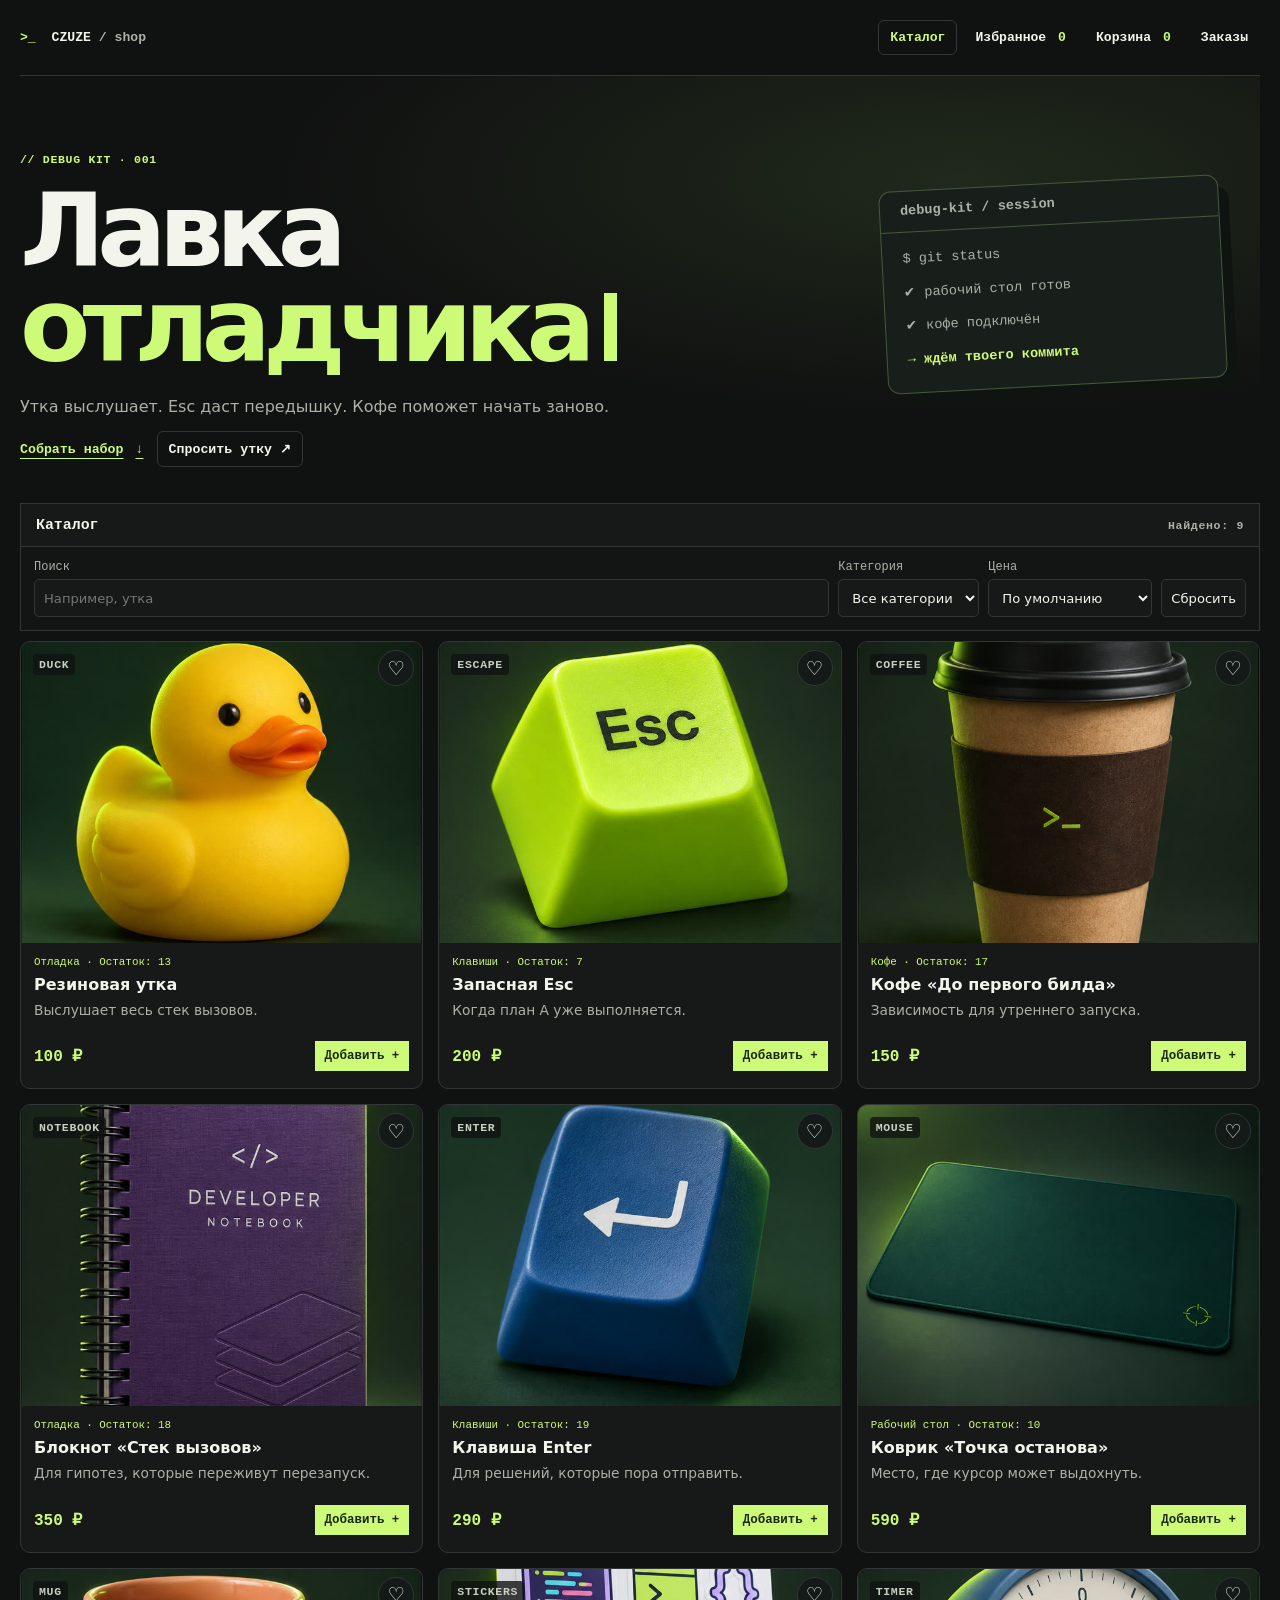
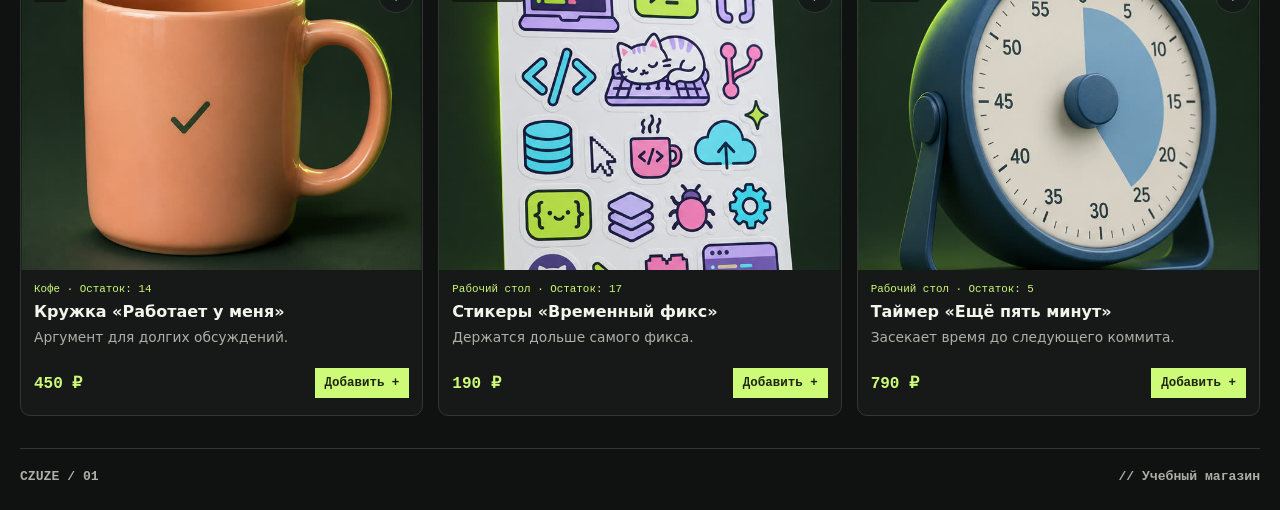
<file: site/index.html>
<!doctype html>
<html lang="ru">
<head>
  <meta charset="utf-8">
  <meta name="viewport" content="width=device-width, initial-scale=1">
  <meta name="theme-color" content="#101111">
  <title>Czuze — Лавка отладчика</title>
  <link rel="stylesheet" href="./styles.css?v=20261115-auth-v2">
  <script src="./catalog.js?v=20261111-all-models-v2" defer></script>
  <script src="./shop-mode.js?v=20261111-all-models-v2" defer></script>
  <script src="./shop-rules.js?v=20261111-all-models-v2" defer></script>
  <script src="./model-geometry.js?v=20261111-all-models-v2" defer></script>
  <script src="./product-models.js?v=20261111-all-models-v2" defer></script>
  <script src="./app.js?v=20261111-all-models-v2" defer></script>
</head>
<body>
  <div class="shell">
    <header class="topbar">
      <a class="brand" href="?view=catalog"><span aria-hidden="true">&gt;_</span> CZUZE<span class="muted"> / shop</span></a>
      <nav class="shop-nav" aria-label="Разделы магазина">
        <a href="?view=catalog" data-nav="catalog">Каталог</a>
        <a href="?view=favorites" data-nav="favorites">Избранное <span id="favorite-count">0</span></a>
        <a href="?view=cart" data-nav="cart">Корзина <span id="count">0</span></a>
        <a href="?view=orders" data-nav="orders">Заказы</a>
      </nav>
      <div id="account" hidden><span id="account-name"></span><a class="secondary" id="login-link" href="/login">Войти / Регистрация</a>
      <form id="logout-form" action="/logout" method="post" hidden><input id="logout-csrf" name="csrf" type="hidden"><button class="secondary" type="submit">Выйти</button></form></div>
    </header>
    <main>
      <header class="hero" id="hero" hidden>
        <p class="eyebrow">// DEBUG KIT · 001</p>
        <h1>Лавка<br><span>отладчика<span class="cursor" aria-hidden="true"></span></span></h1>
        <p class="intro">Утка выслушает. Esc даст передышку. Кофе поможет начать заново.</p>
        <a class="hero-link" href="#catalog-title">Собрать набор <span aria-hidden="true">↓</span></a>
        <button class="secondary duck-launch" id="duck-launch" type="button">Спросить утку <span aria-hidden="true">↗</span></button>
        <div class="hero-terminal" aria-hidden="true"><b>debug-kit / session</b><span>$ git status</span><span>✔ рабочий стол готов</span><span>✔ кофе подключён</span><strong>→ ждём твоего коммита</strong></div>
      </header>
      <p id="storage-warning" class="catalog-message" role="status" hidden></p>
      <p id="app-status" class="sr-only" role="status"></p>
      <section class="view-heading" id="view-heading" hidden>
        <p class="eyebrow" id="view-kicker"></p>
        <h1 id="view-title"></h1>
      </section>
      <div class="workspace">
        <section id="catalog-view" aria-labelledby="catalog-title" hidden>
          <div class="section-heading">
            <h2 id="catalog-title" tabindex="-1">Каталог</h2>
            <span class="muted" id="result-count" role="status"></span>
          </div>
          <div class="filters" aria-label="Фильтры каталога">
            <label>Поиск <input id="search" type="search" placeholder="Например, утка"></label>
            <label>Категория <select id="category"><option value="">Все категории</option></select></label>
            <label>Цена <select id="sort"><option value="">По умолчанию</option><option value="asc">Сначала дешевле</option><option value="desc">Сначала дороже</option></select></label>
            <button type="button" id="reset">Сбросить</button>
          </div>
          <p id="catalog-message" class="catalog-message" hidden></p>
          <ul id="catalog" role="list"></ul>
        </section>
        <section class="cart-panel" id="cart-view" aria-labelledby="cart-title" hidden>
          <div class="section-heading">
            <h2 id="cart-title" tabindex="-1">Корзина</h2>
            <span class="muted">cart.log</span>
          </div>
          <div class="cart-body">
            <p id="empty">Ноль товаров. Ноль ошибок.</p>
            <ul id="cart" role="list" hidden></ul>
          </div>
          <form id="promo-form" class="promo">
            <label for="promo">Промокод</label>
            <div><input id="promo" placeholder="DEBUG10" maxlength="30"><button type="submit">Применить</button></div>
            <p id="promo-status" role="status"></p>
          </form>
          <p class="cart-event" id="cart-event" role="status"></p>
          <p class="cart-total discount" id="discount" hidden><span>Скидка</span><strong></strong></p>
          <p class="cart-total"><span>Итого</span><strong id="total">0 ₽</strong></p>
          <p id="cart-stock-warning" class="checkout-note" role="status" hidden>Проверьте количество товаров в корзине. Для некоторых позиций остаток изменился.</p>
          <p id="checkout-note" class="checkout-note" hidden></p>
          <a class="checkout add" id="go-checkout" href="?view=checkout" hidden>Перейти к оформлению →</a>
          <a class="checkout secondary" id="back-to-cart" href="?view=cart" hidden>← Вернуться в корзину</a>
          <button class="checkout add" id="checkout" type="button" hidden>Подтвердить заказ →</button>
        </section>
        <section id="product-view" class="product-detail" aria-labelledby="view-title" hidden>
          <div class="gallery">
            <img id="gallery-image" alt="" width="768" height="1024">
            <p id="gallery-placeholder" class="catalog-message" hidden>Фото недоступно</p>
            <div id="gallery-tabs" class="gallery-tabs" aria-label="Ракурсы товара"></div>
          </div>
          <div class="detail-info">
            <p class="eyebrow" id="detail-category"></p>
            <p id="detail-description"></p>
            <p id="detail-stock" class="muted"></p>
            <strong id="detail-price" class="price"></strong>
            <div id="detail-actions" class="buy-controls"></div>
            <button id="product-model-launch" class="add" type="button" hidden>Покрутить в 3D ↻</button>
            <button id="detail-favorite" class="secondary" type="button" aria-pressed="false"></button>
            <a href="?view=catalog" class="hero-link">← В каталог</a>
          </div>
        </section>
        <section id="orders-view" class="orders-view" aria-labelledby="view-title" hidden>
          <p id="order-success" class="order-success" role="status" hidden></p>
          <p id="orders-empty" class="catalog-message" hidden>Пока заказов нет. <a href="?view=catalog">Перейти в каталог</a></p>
          <ul id="orders-list" role="list"></ul>
        </section>
      </div>
    </main>
    <footer class="footer"><span>CZUZE / 01</span><span>// Учебный магазин</span></footer>
  </div>
  <dialog id="product-model-dialog" aria-labelledby="product-model-title">
    <header class="model-header">
      <div><p class="eyebrow">// OBJECT VIEWER</p><h2 id="product-model-title">3D-просмотр</h2></div>
      <form method="dialog"><button type="submit" class="secondary" aria-label="Закрыть 3D-просмотр">×</button></form>
    </header>
    <p id="product-model-hint" class="muted">Тяните модель мышью или пальцем. Стрелки поворачивают, колёсико и клавиши + / − меняют масштаб.</p>
    <div id="product-model-variants" class="model-variants" hidden>
      <label id="product-model-variant-label" for="product-model-variant">Оформление</label>
      <select id="product-model-variant"></select>
      <span id="product-model-variant-status" class="sr-only" role="status"></span>
      <small>Вариант для 3D-просмотра</small>
    </div>
    <canvas id="product-model" width="720" height="500" tabindex="0" aria-label="Вращаемая 3D-модель товара" aria-describedby="product-model-hint"></canvas>
    <p id="product-model-unavailable" class="muted" hidden>3D-просмотр недоступен в этом браузере. Фотографии есть в карточке товара.</p>
    <div class="model-controls">
      <button type="button" class="secondary" data-model-turn="-1" aria-label="Повернуть влево">←</button>
      <button type="button" class="secondary" data-model-turn="1" aria-label="Повернуть вправо">→</button>
      <button type="button" class="secondary" data-model-zoom="-1" aria-label="Уменьшить масштаб">−</button>
      <button type="button" class="secondary" data-model-zoom="1" aria-label="Увеличить масштаб">+</button>
      <button type="button" class="secondary" id="product-model-spin" aria-pressed="false">Автовращение</button>
      <button type="button" class="secondary" id="product-model-reset">Исходный вид</button>
      <span id="product-model-angle" class="muted" aria-hidden="true"></span>
    </div>
  </dialog>
  <dialog id="duck-dialog" aria-labelledby="duck-title">
    <header class="duck-heading">
      <img src="./assets/duck-front.jpg" width="50" height="50" alt="" loading="lazy">
      <div><p class="eyebrow">// DEBUG SESSION</p><h2 id="duck-title">Утка-отладчик</h2></div>
      <form method="dialog"><button type="submit" class="secondary" aria-label="Закрыть">×</button></form>
    </header>
    <form id="duck-form">
      <p id="duck-step" class="muted"></p>
      <label id="duck-question" for="duck-answer"></label>
      <textarea id="duck-answer" rows="4" maxlength="500" required></textarea>
      <button class="add" id="duck-next" type="submit">Дальше →</button>
    </form>
    <section id="duck-result" hidden aria-labelledby="duck-result-title">
      <h3 id="duck-result-title" tabindex="-1">План отладки</h3>
      <dl id="duck-summary"></dl>
      <button class="add" id="duck-restart" type="button">Начать заново</button>
    </section>
  </dialog>
  <template id="product-template">
    <li class="product">
      <div class="product-art">
        <span class="product-id"></span>
        <a class="product-photo"><img alt="" width="768" height="1024" loading="lazy"></a>
        <span class="art-placeholder" aria-hidden="true" hidden>▧</span>
        <button type="button" class="favorite" aria-pressed="false">♡</button>
      </div>
      <div class="product-info">
        <span class="product-category"></span>
        <h3><a></a></h3>
        <p></p>
        <div class="product-actions">
          <strong class="price"></strong>
          <div class="buy-controls"></div>
        </div>
      </div>
    </li>
  </template>
</body>
</html>
</file>
<file: site/styles.css>
* { box-sizing: border-box; }

:root {
  color-scheme: dark;
  --background: #101111;
  --panel: #171919;
  --line: #323636;
  --text: #f3f4ec;
  --muted: #abb1a7;
  --accent: #cdfa77;
  --mono: ui-monospace, SFMono-Regular, Consolas, monospace;
}

body {
  margin: 0;
  background: var(--background);
  color: var(--text);
  font-family: system-ui, sans-serif;
}

.shell { width: min(100% - 40px, 1320px); margin: auto; }
.topbar, .footer {
  display: flex;
  align-items: center;
  justify-content: space-between;
  gap: 12px;
  padding: 20px 0;
  font: 600 .82rem var(--mono);
}
.topbar { border-bottom: 1px solid var(--line); }
.brand > span:first-child { margin-right: 8px; color: var(--accent); }
.muted { color: var(--muted); }
.cart-link { color: var(--text); text-decoration: none; }
.cart-link:hover { color: var(--accent); }
#count { margin-left: 4px; padding: 3px 7px; border: 1px solid var(--line); color: var(--accent); }

.hero {
  padding: clamp(36px, 6vw, 78px) 0 36px;
  background: radial-gradient(ellipse at 76% 24%, #20291b, transparent 52%);
}
.eyebrow, .product-id, .section-heading > span { font: 600 .72rem var(--mono); letter-spacing: .06em; }
.eyebrow { margin: 0 0 17px; color: var(--accent); }
h1 { margin: 0; font-size: clamp(2.2rem, 8vw, 7.5rem); line-height: .93; letter-spacing: -.075em; }
h1 > span { color: var(--accent); }
.cursor { display: inline-block; width: .12em; height: .66em; margin-left: .16em; background: currentColor; }
.intro { margin: 22px 0 0; color: var(--muted); line-height: 1.55; }

.workspace { display: grid; grid-template-columns: minmax(0, 3fr) minmax(255px, 1fr); gap: 16px; align-items: start; }
.section-heading {
  display: flex;
  justify-content: space-between;
  align-items: center;
  gap: 12px;
  padding: 13px 15px;
  border: 1px solid var(--line);
  background: var(--panel);
}
h2 { margin: 0; font: 700 .93rem var(--mono); }
ul { margin: 0; padding: 0; list-style: none; }
#catalog { display: grid; grid-template-columns: repeat(3, minmax(0, 1fr)); gap: 10px; margin-top: 10px; }
.product { display: flex; flex-direction: column; min-width: 0; border: 1px solid var(--line); background: var(--panel); }
.product-art {
  position: relative;
  display: grid;
  place-items: center;
  overflow: hidden;
  aspect-ratio: 4 / 3;
  background-color: #1d2220;
  background-image: linear-gradient(#ffffff0a 1px, transparent 1px), linear-gradient(90deg, #ffffff0a 1px, transparent 1px);
  background-size: 20px 20px;
}
.product-id { position: absolute; inset: 10px auto auto 10px; color: #c8cec2; }
.product-art img { width: 94%; height: auto; }
.product-info { display: flex; flex: 1; flex-direction: column; gap: 7px; padding: 13px; }
.product-info h3, .product-info p { margin: 0; }
.product-info h3 { font-size: 1rem; }
.product-info p { color: var(--muted); font-size: .86rem; line-height: 1.4; }
.product-actions { display: flex; flex-wrap: wrap; align-items: center; justify-content: space-between; gap: 8px; margin-top: auto; padding-top: 10px; }
.price, .cart-total strong { font-family: var(--mono); color: var(--accent); }

button { font: inherit; cursor: pointer; }
.add {
  display: inline-flex;
  gap: 8px;
  align-items: center;
  padding: 7px 9px;
  border: 1px solid var(--accent);
  background: var(--accent);
  color: #1c2511;
  font-size: .78rem;
  font-weight: 750;
}
.add:hover { background: #e1ffa9; }
:focus-visible { outline: 2px solid var(--accent); outline-offset: 4px; }

.cart-panel { border: 1px solid var(--line); background: var(--panel); }
.cart-panel .section-heading { border-width: 0 0 1px; }
.cart-body { padding: 12px 15px; }
#empty { margin: 0; color: var(--muted); font: .78rem/1.5 var(--mono); }
#cart li { display: flex; gap: 8px; align-items: center; justify-content: space-between; padding: 6px 0; font-size: .85rem; }
#cart li + li { border-top: 1px solid var(--line); }
#cart button { min-width: 32px; min-height: 32px; border: 1px solid var(--line); background: transparent; color: var(--text); }
#cart button:hover { color: var(--accent); border-color: var(--accent); }
.cart-event { margin: 0; padding: 0 15px; color: var(--accent); font: .73rem/1.5 var(--mono); }
.cart-event:not(:empty) { padding-bottom: 12px; }
.cart-total { display: flex; justify-content: space-between; gap: 12px; margin: 0; padding: 13px 15px; border-top: 1px solid var(--line); }
.footer { margin-top: 32px; border-top: 1px solid var(--line); color: var(--muted); }

@media (max-width: 900px) {
  .workspace { grid-template-columns: 1fr; }
}
@media (max-width: 570px) {
  .shell { width: calc(100% - 28px); }
  #catalog { grid-template-columns: 1fr; }
  .product-art { aspect-ratio: 2 / 1; }
  .product-art img { width: min(72%, 240px); }
}

.hero { position: relative; padding-right: min(38%, 420px); }
.hero-link { display: inline-flex; gap: 12px; margin-top: 22px; color: var(--accent); font: 700 .83rem var(--mono); text-underline-offset: 5px; }
.hero-terminal {
  position: absolute;
  top: 25%;
  right: 3%;
  width: min(33%, 340px);
  display: grid;
  gap: 13px;
  padding: 0 20px 22px;
  border: 1px solid #46583c;
  border-radius: 12px;
  background: #181e19;
  color: var(--muted);
  box-shadow: 10px 12px 0 #101411;
  font: .85rem/1.5 var(--mono);
  transform: rotate(-3deg);
}
.hero-terminal b { margin: 0 -20px 4px; padding: 10px 20px; border-bottom: 1px solid #46583c; }
.hero-terminal strong { color: var(--accent); }
.filters {
  display: flex;
  flex-wrap: wrap;
  align-items: end;
  gap: 9px;
  padding: 13px;
  border: 1px solid var(--line);
  border-top: 0;
  background: #131515;
}
.filters label, .promo label { display: grid; gap: 5px; color: var(--muted); font: .75rem var(--mono); }
.filters label:first-child { flex: 1 1 150px; }
.filters input, .filters select, .promo input,
.filters button, .promo button {
  min-height: 38px;
  min-width: 0;
  padding: 7px 9px;
  border: 1px solid var(--line);
  border-radius: 5px;
  background: var(--panel);
  color: var(--text);
  font: .82rem system-ui, sans-serif;
}
.filters button:hover, .promo button:hover { border-color: var(--accent); }
button[aria-pressed="true"] { color: var(--accent); border-color: var(--accent); }
.product, .cart-panel { border-radius: 10px; overflow: hidden; }
.product-art { background-color: #202a25; }
.product-id { inset: 12px auto auto 12px; }
.favorite {
  position: absolute;
  top: 8px;
  right: 8px;
  width: 36px;
  height: 36px;
  border: 1px solid var(--line);
  border-radius: 50%;
  background: #141a17;
  color: var(--text);
  font-size: 1.2rem;
}
.favorite:hover { border-color: var(--accent); }
.product-category { color: var(--accent); font: .68rem var(--mono); }
.art-placeholder { color: var(--muted); font-size: 3rem; }
.catalog-message { padding: 18px; border: 1px dashed var(--line); color: var(--muted); }
.cart-panel { position: sticky; top: 14px; }
#cart li { display: grid; grid-template-columns: minmax(0, 1fr) auto auto; padding: 9px 0; }
#cart li strong { grid-column: 1 / -1; overflow-wrap: anywhere; }
.quantity { display: flex; align-items: center; gap: 7px; font: .8rem var(--mono); }
.line-total { color: var(--accent); font: .78rem var(--mono); white-space: nowrap; }
#cart button { min-width: 34px; min-height: 36px; border-radius: 4px; }
.promo { display: grid; gap: 6px; padding: 0 15px 10px; }
.promo div { display: grid; grid-template-columns: minmax(0, 1fr) auto; gap: 5px; }
.promo p { margin: 0; color: var(--muted); font-size: .75rem; }
.promo p:empty { display: none; }
.discount { color: var(--muted); font-size: .83rem; }
.checkout { justify-content: center; width: calc(100% - 30px); margin: 0 15px 15px; min-height: 42px; border-radius: 5px; }
button:disabled { opacity: .54; cursor: default; }
[hidden] { display: none !important; }

@media (max-width: 900px) {
  .cart-panel { position: static; }
}
@media (max-width: 660px) {
  .hero { padding-right: 0; }
  .hero-terminal { display: none; }
  .filters label { flex: 1 1 110px; min-width: 0; }
}

.brand { color: var(--text); text-decoration: none; white-space: nowrap; }
.shop-nav { display: flex; flex-wrap: wrap; align-items: center; gap: 6px; }
.shop-nav a, .secondary {
  color: var(--text);
  text-decoration: none;
  padding: 9px 11px;
  border: 1px solid transparent;
  border-radius: 6px;
  background: transparent;
}
.shop-nav a:hover, .shop-nav a[aria-current], .secondary:hover {
  border-color: var(--line);
  color: var(--accent);
}
.shop-nav span { margin-left: 4px; color: var(--accent); }
#count { padding: 0; border: 0; }
.workspace { display: block; }
#catalog { grid-template-columns: repeat(3, minmax(0, 1fr)); gap: 15px; }
.view-heading { margin: clamp(30px, 6vw, 64px) 0 22px; }
.view-heading h1 { font-size: clamp(2rem, 6vw, 4.6rem); line-height: 1.03; }
.cart-panel, .orders-view { position: static; max-width: 780px; }
#cart li { grid-template-columns: minmax(0, 1fr) auto minmax(68px, auto) auto; gap: 12px; }
#cart li strong { grid-column: auto; }
#cart li:has(> span:nth-child(2)) { grid-template-columns: minmax(0, 1fr) auto minmax(68px, auto); }
.checkout { text-decoration: none; text-align: center; }
.checkout.secondary { display: block; margin-bottom: 6px; }
.checkout-note { margin: 0; padding: 0 15px 12px; color: var(--muted); font-size: .85rem; }
.product-art { display: block; }
.product-photo { display: block; width: 100%; height: 100%; }
.product-art img { width: 100%; height: 100%; object-fit: cover; transition: transform 240ms ease; }
.product-photo:hover img { transform: scale(1.055); }
.product-id { z-index: 1; padding: 4px 6px; border-radius: 4px; background: #101311c9; pointer-events: none; }
.art-placeholder { position: absolute; inset: 35% auto auto 46%; pointer-events: none; }
.product h3 a { color: inherit; text-decoration: none; }
.product h3 a:hover { color: var(--accent); }
.product-actions { min-height: 48px; }
.buy-controls { display: inline-flex; align-items: center; gap: 9px; font: .86rem var(--mono); }
.buy-controls > button:not(.add) {
  min-width: 36px;
  min-height: 36px;
  border: 1px solid #5b7044;
  border-radius: 6px;
  color: var(--accent);
  background: #1f2c1a;
}
.buy-controls > span { min-width: 2ch; text-align: center; }
.product-detail {
  display: grid;
  grid-template-columns: minmax(0, 520px) minmax(240px, 1fr);
  gap: clamp(16px, 5vw, 64px);
  align-items: start;
}
.gallery > img {
  display: block;
  width: 100%;
  height: auto;
  aspect-ratio: 5 / 4;
  object-fit: cover;
  border: 1px solid var(--line);
  border-radius: 12px;
}
.gallery-tabs { display: flex; gap: 8px; margin-top: 10px; }
.gallery-tabs button { width: 65px; height: 58px; padding: 2px; border: 1px solid var(--line); border-radius: 7px; background: var(--panel); }
.gallery-tabs img { display: block; width: 100%; height: 100%; border-radius: 4px; object-fit: cover; }
.gallery-tabs button[aria-pressed="true"] { border-color: var(--accent); }
.detail-info { display: grid; justify-items: start; gap: 14px; padding: 20px 0; }
.detail-info p, .detail-info .hero-link { margin: 0; }
.detail-info .price { font-size: 2rem; }
.order-success { padding: 14px; border: 1px solid #536b40; border-radius: 8px; color: var(--accent); background: #1a2618; }
#orders-list { display: grid; gap: 12px; }
#orders-list li { padding: 16px; border: 1px solid var(--line); border-radius: 9px; background: var(--panel); }
#orders-list li p { color: var(--muted); }
.orders-view a { color: var(--accent); }
.sr-only { position: absolute; width: 1px; height: 1px; padding: 0; margin: -1px; overflow: hidden; clip-path: inset(50%); white-space: nowrap; }

@media (prefers-reduced-motion: no-preference) {
  .cursor { animation: cursor-blink 1s steps(1, end) infinite; }
  @keyframes cursor-blink { 50% { opacity: 0; } }
  .view-heading, .cart-panel, .product-detail, .orders-view { animation: view-enter 270ms ease-out both; }
  .buy-controls > span, .order-success { animation: confirm-pop 240ms ease-out both; }
  .favorite, .add, .shop-nav a { transition: color 160ms ease, background-color 160ms ease, border-color 160ms ease, transform 160ms ease; }
  .favorite:active, .add:active { transform: scale(.95); }
  @keyframes view-enter { from { opacity: 0; transform: translateY(8px); } }
  @keyframes confirm-pop { from { opacity: .35; transform: scale(.93); } }
}
@media (prefers-reduced-motion: reduce) {
  .product-art img { transition: none; }
  .product-photo:hover img { transform: none; }
}
@media (max-width: 680px) {
  .topbar { align-items: flex-start; flex-direction: column; }
  .shop-nav a { padding: 7px 5px; }
  #catalog { grid-template-columns: repeat(2, minmax(0, 1fr)); }
  .product-detail { grid-template-columns: 1fr; }
}
@media (max-width: 480px) {
  #catalog { grid-template-columns: 1fr; }
  #cart li strong { grid-column: 1 / -1; }
}

.order-actions { display: flex; flex-wrap: wrap; align-items: center; gap: 8px 14px; margin-top: 12px; }
.order-actions [role="status"]:not(:empty) { flex-basis: 100%; color: var(--muted); font-size: .85rem; }

.duck-launch { margin: 8px 0 0 8px; border-color: var(--line); font: 700 .83rem var(--mono); }
#duck-dialog {
  width: min(500px, calc(100% - 28px));
  max-height: calc(100% - 28px);
  padding: 20px;
  border: 1px solid #506541;
  border-radius: 14px;
  background: var(--panel);
  color: var(--text);
}
#duck-dialog::backdrop { background: #090c0be0; }
.duck-heading { display: flex; align-items: center; gap: 12px; }
.duck-heading img { border-radius: 8px; object-fit: cover; }
.duck-heading .eyebrow { margin: 0 0 5px; }
.duck-heading form { margin-left: auto; }
#duck-form { display: grid; justify-items: start; gap: 10px; margin-top: 16px; }
#duck-step { margin: 0; font: .8rem var(--mono); }
#duck-answer { width: 100%; resize: vertical; padding: 10px; border: 1px solid var(--line); border-radius: 6px; background: var(--background); color: var(--text); font: inherit; }
#duck-summary dt { margin: 12px 0 4px; color: var(--accent); font: .8rem var(--mono); }
#duck-summary dd { margin: 0; white-space: pre-wrap; overflow-wrap: anywhere; }
@media (prefers-reduced-motion: no-preference) {
  #duck-dialog[open] { animation: view-enter 220ms ease-out both; }
}

#product-model-dialog {
  width: min(690px, calc(100% - 28px));
  max-height: calc(100% - 28px);
  padding: clamp(12px, 3vw, 22px);
  border: 1px solid #506541;
  border-radius: 14px;
  color: var(--text);
  background: var(--panel);
}
#product-model-dialog::backdrop { background: #090c0be0; }
.model-header, .model-controls { display: flex; flex-wrap: wrap; align-items: center; justify-content: space-between; gap: 8px; }
.model-header .eyebrow { margin: 0 0 5px; }
#product-model-hint { font-size: .85rem; }
#product-model {
  display: block;
  width: 100%;
  height: auto;
  border-radius: 10px;
  border: 1px solid #46583c;
  background:
    linear-gradient(#a2c48e12 1px, transparent 1px) 0 0 / 24px 24px,
    linear-gradient(90deg, #a2c48e12 1px, transparent 1px) 0 0 / 24px 24px,
    radial-gradient(ellipse at 50% 30%, var(--model-tint, #30492a), #131d14 68%);
  touch-action: none;
  cursor: grab;
}
#product-model.dragging { cursor: grabbing; }
.model-controls { justify-content: flex-start; margin-top: 12px; }
.model-controls button { border-color: var(--line); }
#product-model-angle { margin-left: auto; font: .75rem var(--mono); }

#product-model-launch { border-radius: 6px; }
#product-model-spin[aria-pressed="true"] { border-color: var(--accent); color: var(--accent); }
@media (max-width: 480px) {
  .model-controls button { min-height: 44px; }
  #product-model-angle { flex-basis: 100%; text-align: right; }
}

.cart-stock { display: block; margin-top: 4px; color: #ffbf89; font-weight: 500; }

#product-model { aspect-ratio: 720 / 500; }
.model-variants { display: flex; align-items: center; flex-wrap: wrap; gap: 8px 14px; margin-bottom: 12px; }
.model-variants label { color: var(--muted); font: .8rem var(--mono); }
.model-variants select { min-height: 40px; max-width: 100%; padding: 7px 12px; border: 1px solid #506541; border-radius: 7px; color: var(--text); background: #1d261b; font: inherit; }

.model-variants small { color: var(--muted); font-size: .72rem; }

#account:not([hidden]) { display: flex; align-items: center; flex-wrap: wrap; gap: 8px; }
#account-name { color: var(--accent); overflow-wrap: anywhere; }
#account .secondary { display: inline-flex; align-items: center; min-height: 40px; border-color: var(--line); }
#logout-form { margin: 0; }
.auth-page { width: min(100%, 480px); margin: 0 auto 48px; }
.auth-page .view-heading h1 { font-size: clamp(2rem, 7vw, 3.5rem); }
.auth-page .intro { font-size: .95rem; }
.auth-form { display: grid; gap: 12px; padding: clamp(16px, 4vw, 24px); border: 1px solid var(--line); border-radius: 10px; background: var(--panel); }
.auth-form p { margin: 0; font: .75rem/1.5 var(--mono); }
.auth-form label { display: grid; gap: 8px; color: var(--muted); font: .8rem var(--mono); }
.auth-form input:not([type="hidden"]) { width: 100%; min-width: 0; min-height: 44px; padding: 10px 12px; border: 1px solid var(--line); border-radius: 5px; background: var(--background); color: var(--text); font: 1rem system-ui, sans-serif; }
.auth-form .add { justify-content: center; min-height: 44px; margin-top: 8px; }
.auth-error { color: #ffadad; }
.auth-switch { margin: 0; }
</file>
